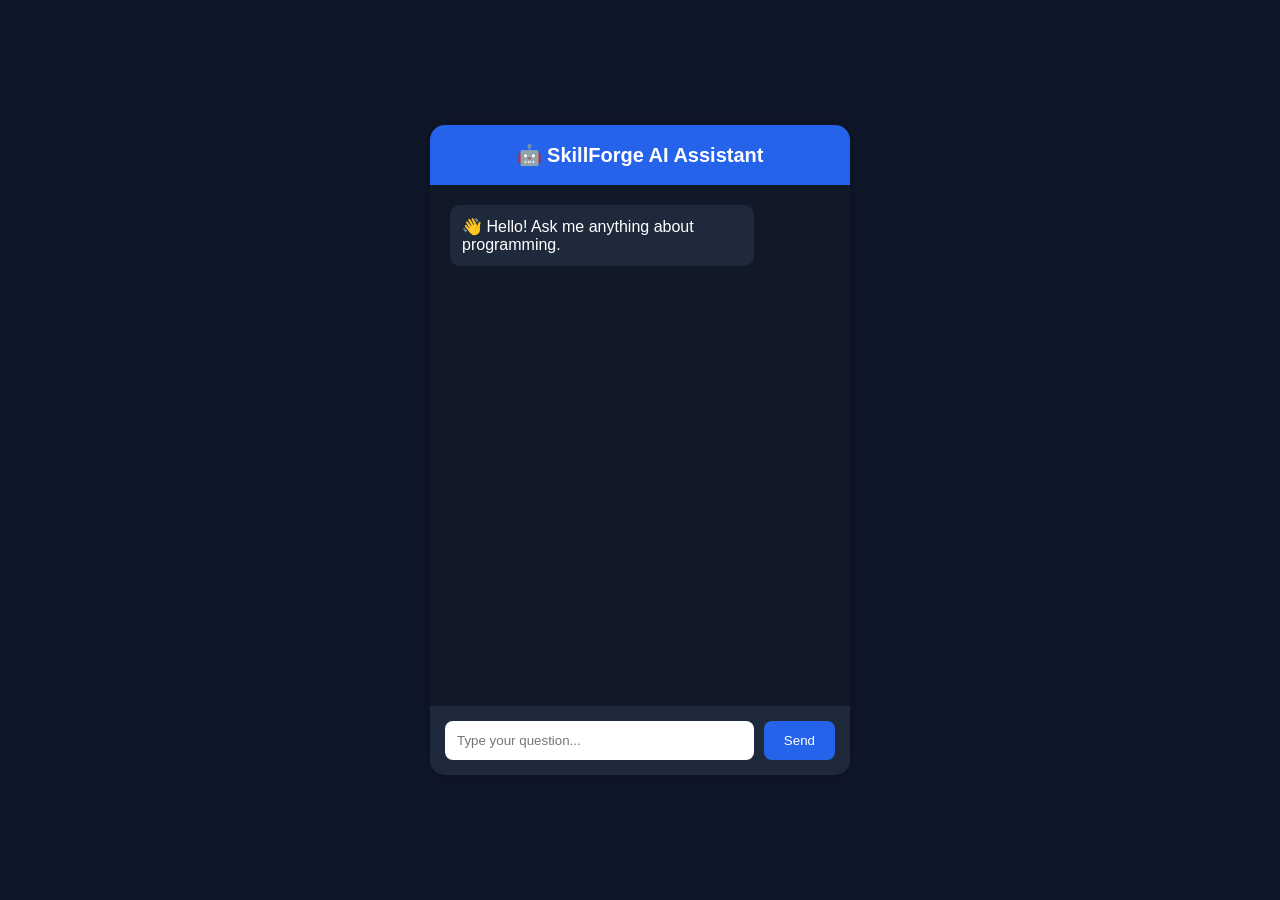
<file: ai-chat.html>
<!DOCTYPE html>
<html lang="en">
<head>
    <meta charset="UTF-8">
    <meta name="viewport" content="width=device-width, initial-scale=1.0">
    <title>AI Chat | SkillForge AI</title>

    <link rel="stylesheet" href="css/ai-chat.css">
</head>
<body>

<div class="chat-container">

    <div class="chat-header">
        🤖 SkillForge AI Assistant
    </div>

    <div class="chat-box" id="chatBox">

        <div class="bot-message">
            👋 Hello! Ask me anything about programming.
        </div>

    </div>

    <div class="chat-input">

        <input
            type="text"
            id="message"
            placeholder="Type your question...">

        <button onclick="sendMessage()">
            Send
        </button>

    </div>

</div>

<script src="js/ai-chat.js"></script>

</body>
</html>
</file>
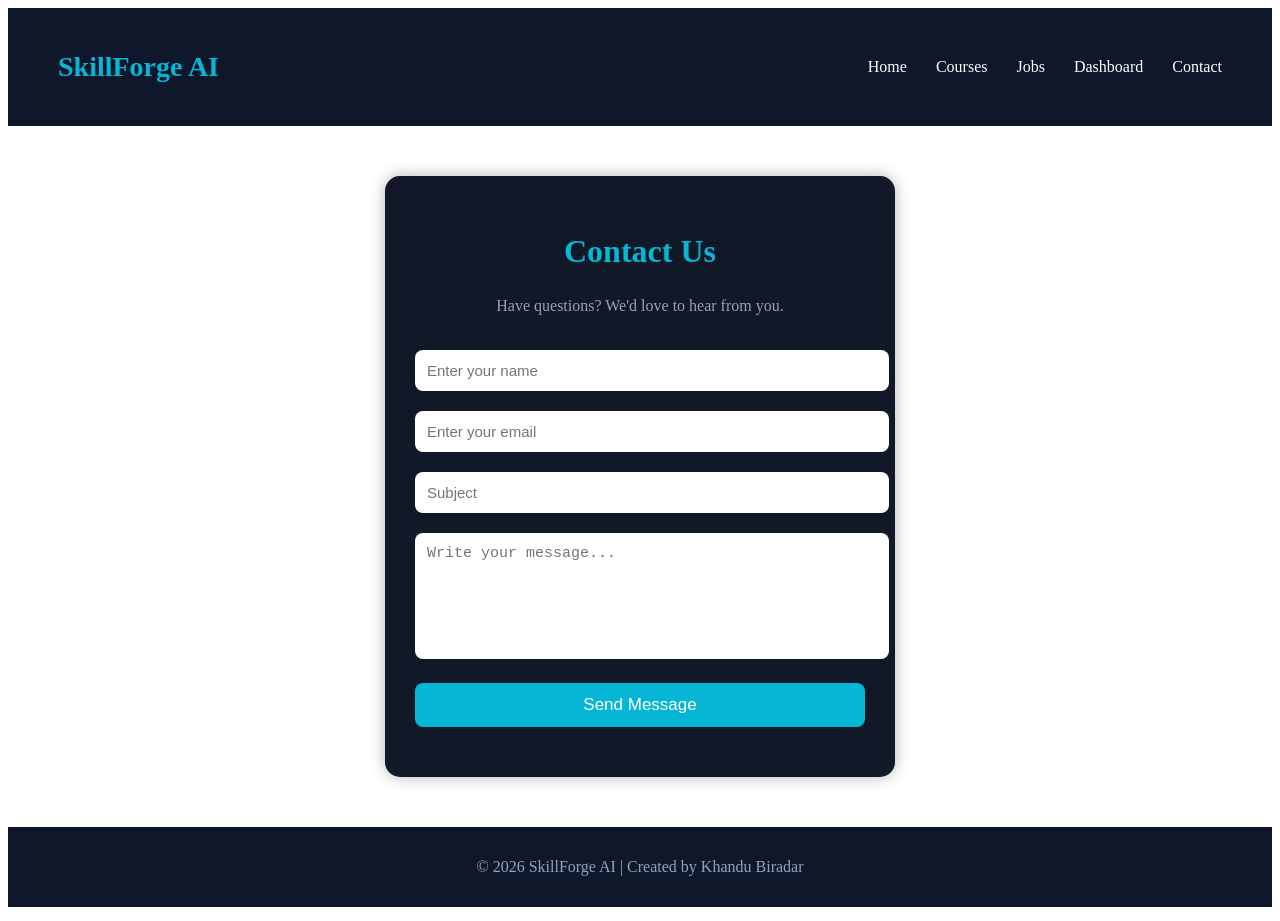
<file: contact.html>
<!DOCTYPE html>
<html lang="en">
<head>
    <meta charset="UTF-8">
    <meta name="viewport" content="width=device-width, initial-scale=1.0">
    <title>Contact | SkillForge AI</title>
    <link rel="stylesheet" href="css/contact.css">
</head>
<body>

    <header>
        <h2>SkillForge AI</h2>
        <nav>
            <a href="index.html">Home</a>
            <a href="courses.html">Courses</a>
            <a href="jobs.html">Jobs</a>
            <a href="dashboard.html">Dashboard</a>
            <a href="contact.html">Contact</a>
        </nav>
    </header>

    <section class="contact-container">

        <h1>Contact Us</h1>
        <p>Have questions? We'd love to hear from you.</p>

        <form id="contactForm">

            <input type="text"
                   id="name"
                   placeholder="Enter your name"
                   required>

            <input type="email"
                   id="email"
                   placeholder="Enter your email"
                   required>

            <input type="text"
                   id="subject"
                   placeholder="Subject"
                   required>

            <textarea
                id="message"
                rows="6"
                placeholder="Write your message..."
                required></textarea>

            <button type="submit">
                Send Message
            </button>

        </form>

        <div id="successMessage"></div>

    </section>

    <footer>
        <p>© 2026 SkillForge AI | Created by Khandu Biradar</p>
    </footer>

    <script src="js/script.js"></script>

</body>
</html>
</file>
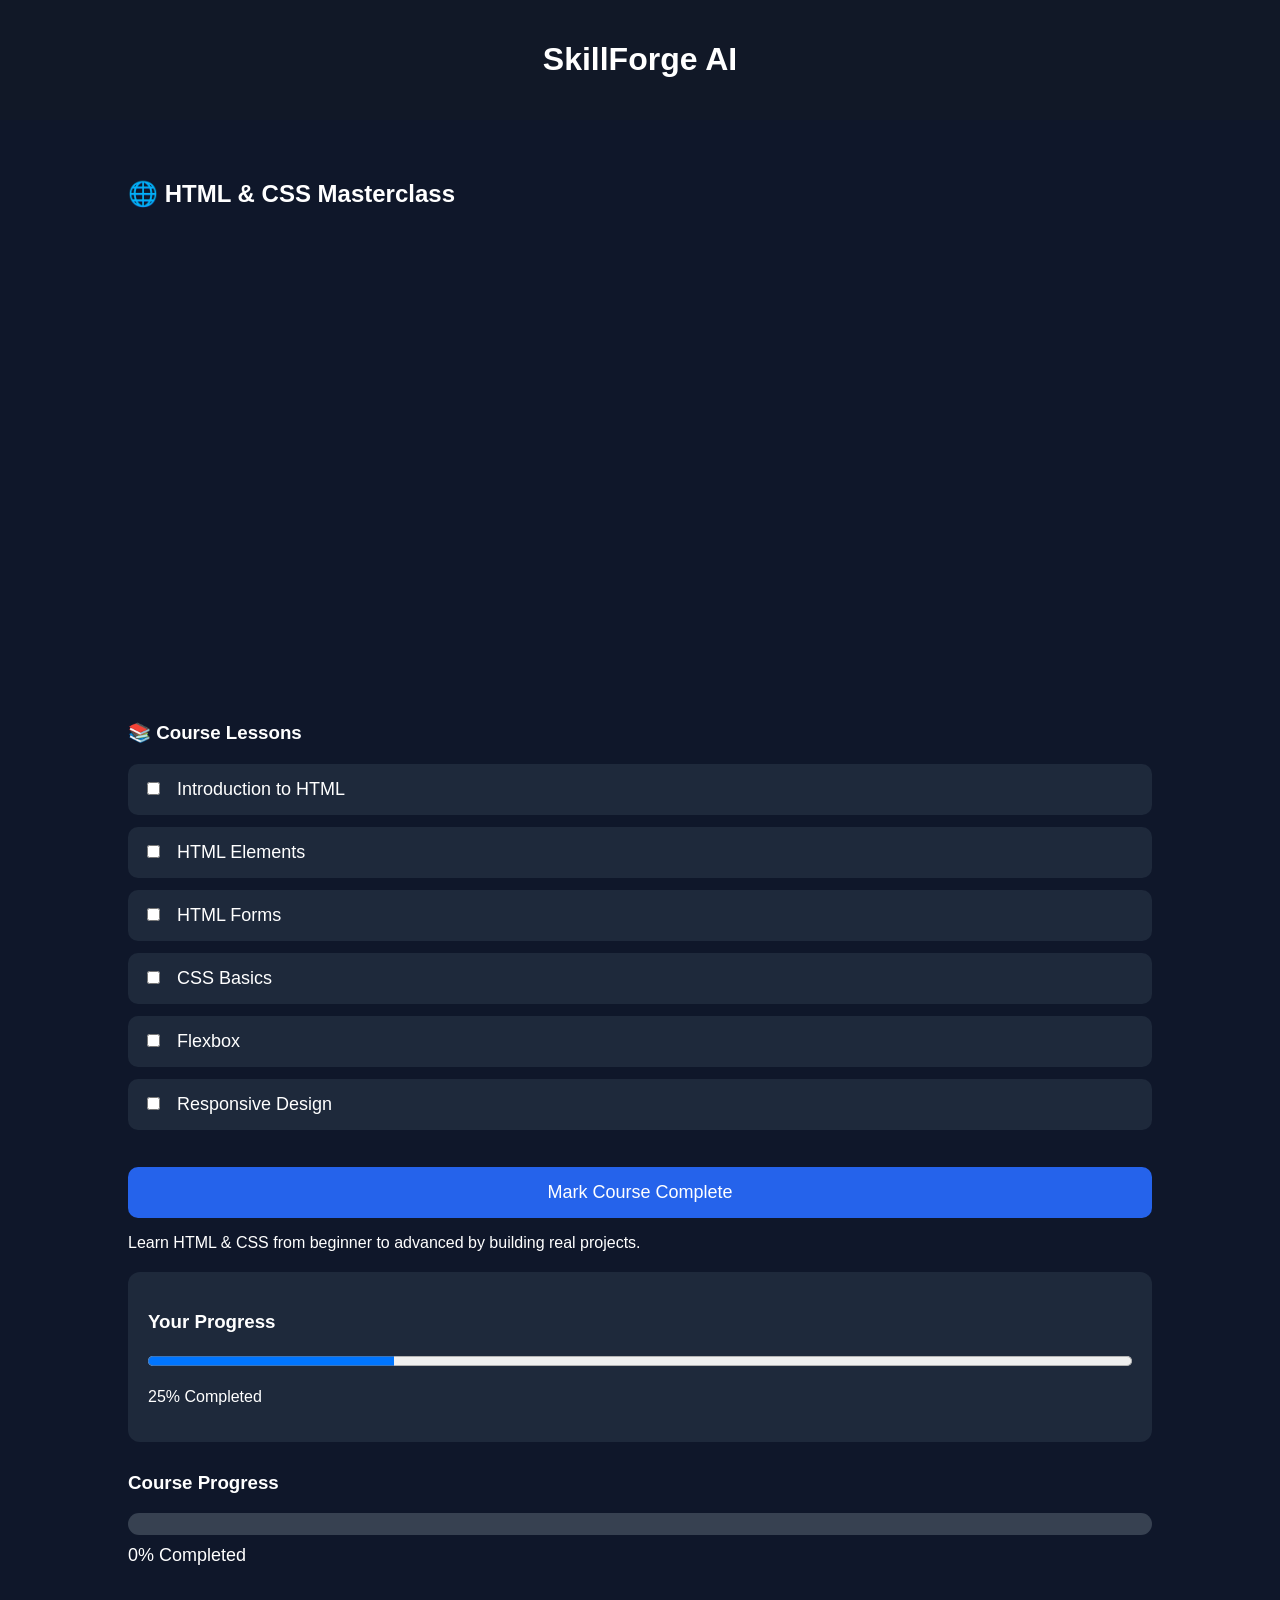
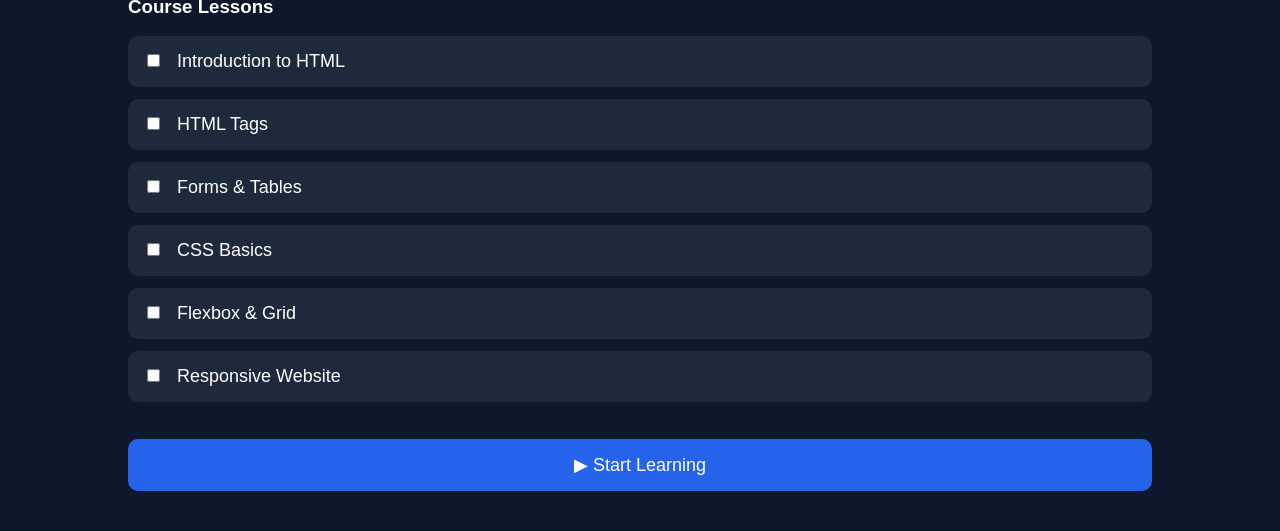
<file: courese-details.html>
<!DOCTYPE html>
<html lang="en">
<head>
    <meta charset="UTF-8">
    <meta name="viewport" content="width=device-width, initial-scale=1.0">
    <title>Course Details | SkillForge AI</title>

    <link rel="stylesheet" href="css/course-details.css">
</head>
<body>

<header>
    <h1>SkillForge AI</h1>
</header>

<section class="course-details">

    <h2>🌐 HTML & CSS Masterclass</h2>
    <!-- ================= COURSE VIDEO ================= -->

<div class="video-container">

    <iframe
        width="100%"
        height="450"
        src="https://www.youtube.com/embed/UB1O30fR-EE"
        title="HTML Tutorial"
        frameborder="0"
        allowfullscreen>
    </iframe>

</div>
<h3>📚 Course Lessons</h3>

<div class="lesson-list">

    <div class="lesson">
        <input type="checkbox"> Introduction to HTML
    </div>

    <div class="lesson">
        <input type="checkbox"> HTML Elements
    </div>

    <div class="lesson">
        <input type="checkbox"> HTML Forms
    </div>

    <div class="lesson">
        <input type="checkbox"> CSS Basics
    </div>

    <div class="lesson">
        <input type="checkbox"> Flexbox
    </div>

    <div class="lesson">
        <input type="checkbox"> Responsive Design
    </div>

</div>

<button class="start-btn">
    Mark Course Complete
</button>

    <p>
        Learn HTML & CSS from beginner to advanced by building real projects.
    </p>

    <div class="progress-box">

        <h3>Your Progress</h3>

        <progress value="25" max="100"></progress>

        <p>25% Completed</p>

    </div>
    <div class="progress-section">

    <h3>Course Progress</h3>

    <div class="progress-bar">

        <div id="progress"></div>

    </div>

    <p id="progressText">0% Completed</p>

</div>

    <h3>Course Lessons</h3>

    <div class="lesson">

        <input type="checkbox">
        Introduction to HTML

    </div>

    <div class="lesson">

        <input type="checkbox">
        HTML Tags

    </div>

    <div class="lesson">

        <input type="checkbox">
        Forms & Tables

    </div>

    <div class="lesson">

        <input type="checkbox">
        CSS Basics

    </div>

    <div class="lesson">

        <input type="checkbox">
        Flexbox & Grid

    </div>

    <div class="lesson">

        <input type="checkbox">
        Responsive Website

    </div>

    <button class="start-btn">
        ▶ Start Learning
    </button>

</section>

<script src="js/course-details.js"></script>

</body>
</html>
</file>
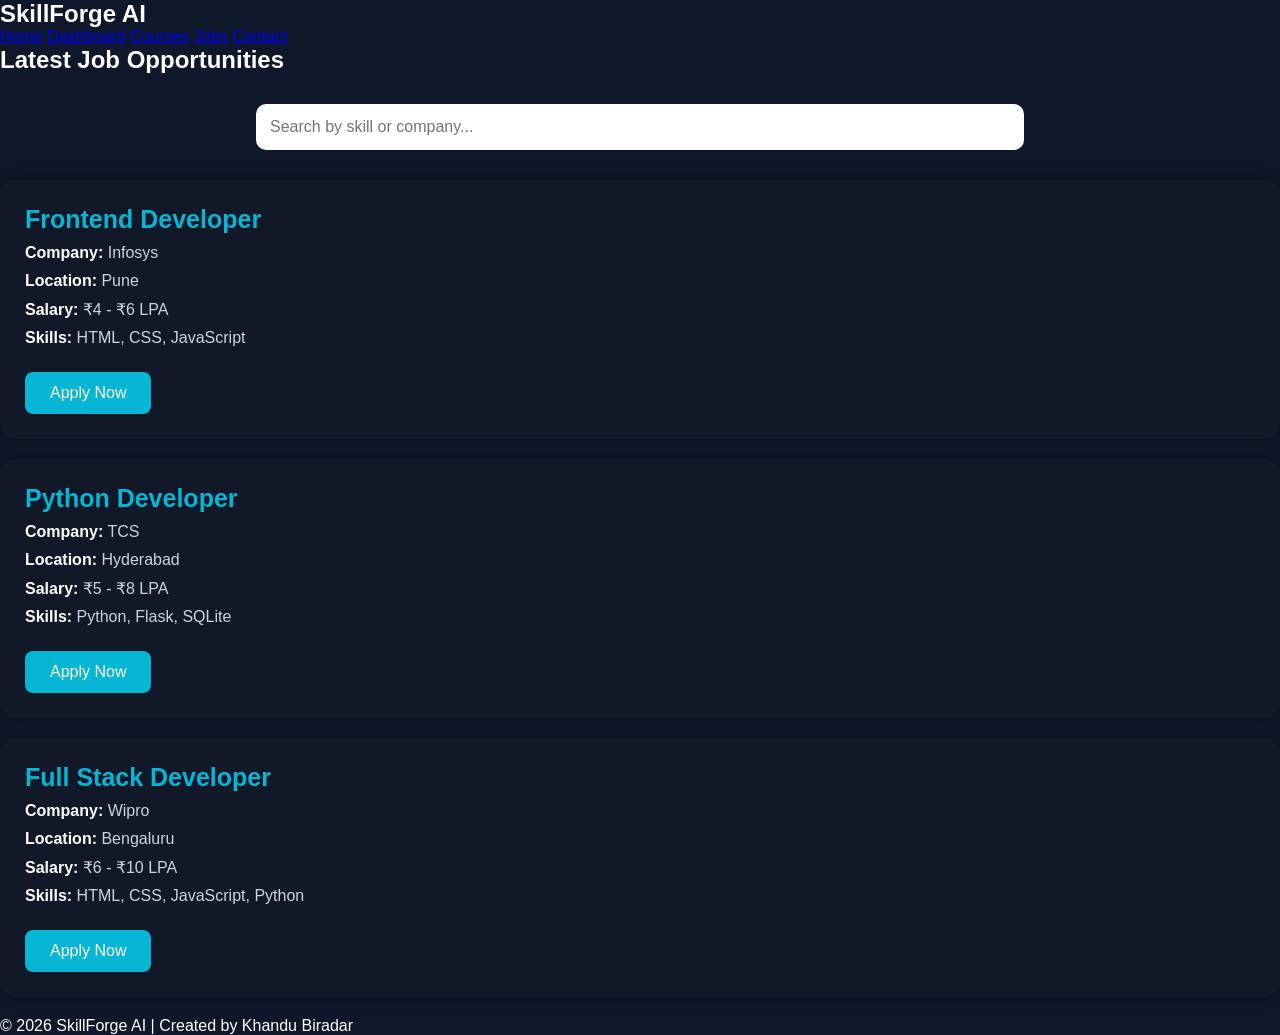
<file: jobs.html>
<!DOCTYPE html>
<html lang="en">
<head>
    <meta charset="UTF-8">
    <meta name="viewport" content="width=device-width, initial-scale=1.0">
    <title>Jobs | SkillForge AI</title>
    <link rel="stylesheet" href="css/style.css">
</head>
<body>

<header>
    <h2>SkillForge AI</h2>
    <nav>
        <a href="index.html">Home</a>
        <a href="dashboard.html">Dashboard</a>
        <a href="courses.html">Courses</a>
        <a href="jobs.html">Jobs</a>
        <a href="contact.html">Contact</a>
    </nav>
</header>

<section class="jobs-section">
    <h1>Latest Job Opportunities</h1>

    <input type="text" id="searchJob" placeholder="Search by skill or company...">

    <div class="job-card">
        <h3>Frontend Developer</h3>
        <p><strong>Company:</strong> Infosys</p>
        <p><strong>Location:</strong> Pune</p>
        <p><strong>Salary:</strong> ₹4 - ₹6 LPA</p>
        <p><strong>Skills:</strong> HTML, CSS, JavaScript</p>
        <button>Apply Now</button>
    </div>

    <div class="job-card">
        <h3>Python Developer</h3>
        <p><strong>Company:</strong> TCS</p>
        <p><strong>Location:</strong> Hyderabad</p>
        <p><strong>Salary:</strong> ₹5 - ₹8 LPA</p>
        <p><strong>Skills:</strong> Python, Flask, SQLite</p>
        <button>Apply Now</button>
    </div>

    <div class="job-card">
        <h3>Full Stack Developer</h3>
        <p><strong>Company:</strong> Wipro</p>
        <p><strong>Location:</strong> Bengaluru</p>
        <p><strong>Salary:</strong> ₹6 - ₹10 LPA</p>
        <p><strong>Skills:</strong> HTML, CSS, JavaScript, Python</p>
        <button>Apply Now</button>
    </div>

</section>

<footer>
    <p>© 2026 SkillForge AI | Created by Khandu Biradar</p>
</footer>

<script src="js/script.js"></script>

</body>
</html>
</file>
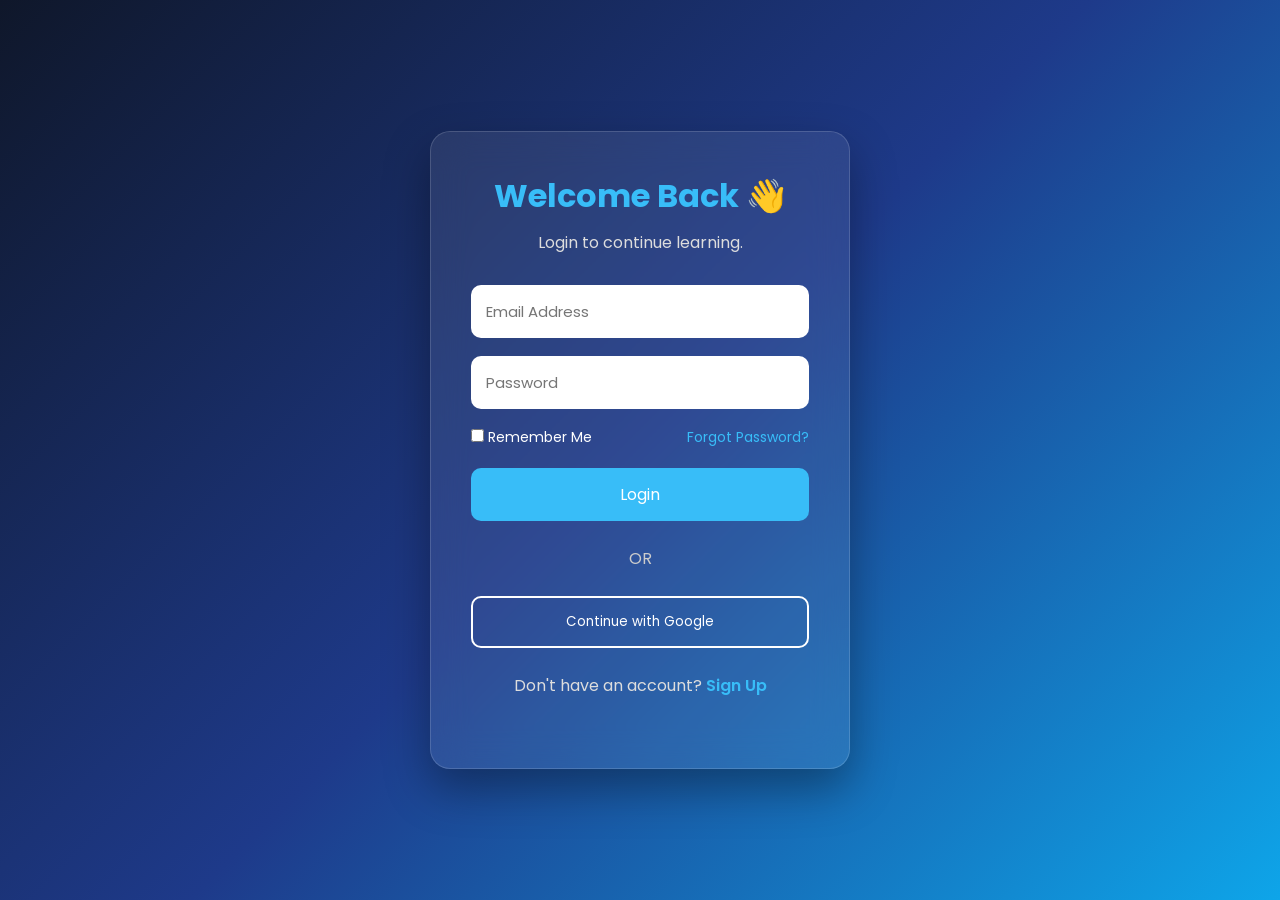
<file: login.html>
<!DOCTYPE html>
<html lang="en">

<head>
    <meta charset="UTF-8">
    <meta name="viewport" content="width=device-width, initial-scale=1.0">

    <title>Login | SkillForge AI</title>

    <link rel="stylesheet" href="css/login.css">

    <link href="https://fonts.googleapis.com/css2?family=Poppins:wght@300;400;500;600;700&display=swap"
        rel="stylesheet">
</head>

<body>

<div class="container">

    <div class="login-box">

        <h1>Welcome Back 👋</h1>

        <p>Login to continue learning.</p>

        <form id="loginForm">

            <div class="input-box">
                <input type="email" id="email" placeholder="Email Address" required>
            </div>

            <div class="input-box">
                <input type="password" id="password" placeholder="Password" required>
            </div>

            <div class="options">

                <label>
                    <input type="checkbox">
                    Remember Me
                </label>

                <a href="#">Forgot Password?</a>

            </div>

            <button type="submit" class="login-btn">
                Login
            </button>

        </form>

        <div class="divider">
            OR
        </div>

        <button class="google-btn">
            Continue with Google
        </button>

        <p class="signup-text">
            Don't have an account?

            <a href="signup.html">
                Sign Up
            </a>
        </p>

    </div>

</div>

<script src="js/auth.js"></script>


</body>
</html>
</file>
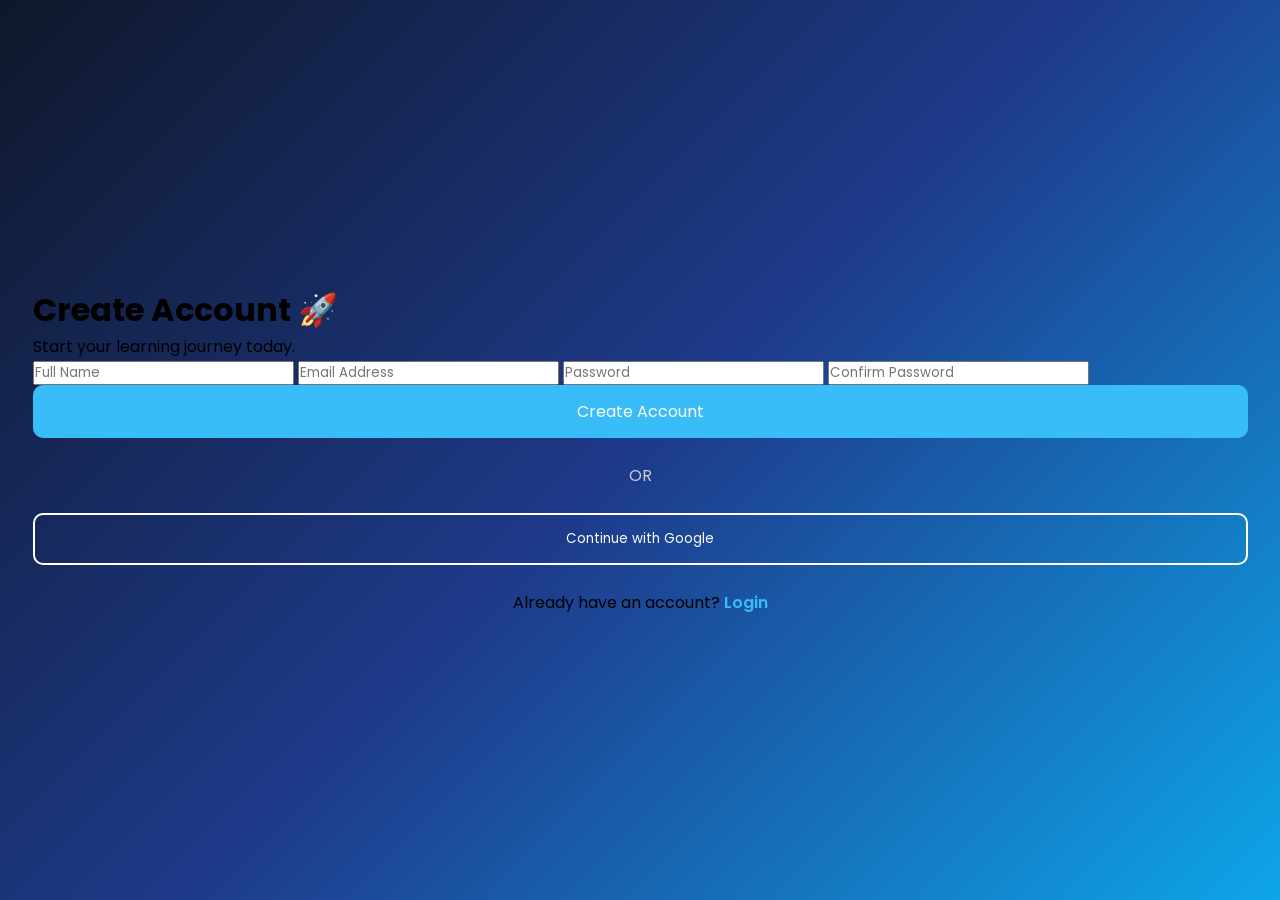
<file: signup.html>
<!DOCTYPE html>
<html lang="en">

<head>
    <meta charset="UTF-8">
    <meta name="viewport" content="width=device-width, initial-scale=1.0">
    <title>Sign Up | SkillForge AI</title>

    <link rel="stylesheet" href="css/login.css">

    <link href="https://fonts.googleapis.com/css2?family=Poppins:wght@300;400;500;600;700&display=swap" rel="stylesheet">
</head>

<body>

<div class="login-container">

    <div class="login-card">

        <h1>Create Account 🚀</h1>

        <p>Start your learning journey today.</p>

        <form id="signupForm">

           <input type="text" id="fullname" placeholder="Full Name" required>

           <input type="email" id="email" placeholder="Email Address" required>

           <input type="password" id="password" placeholder="Password" required>

            <input type="password" id="confirmPassword" placeholder="Confirm Password" required>

            <button type="submit" class="login-btn">
                Create Account
            </button>

        </form>

        <div class="divider">
            <span>OR</span>
        </div>

        <button class="google-btn">
            Continue with Google
        </button>

        <p class="signup-text">
            Already have an account?
            <a href="login.html">Login</a>
        </p>

    </div>

</div>

<script src="js/auth.js"></script>

</body>
</html>
</file>
<file: css/ai-chat.css>
*{
    margin:0;
    padding:0;
    box-sizing:border-box;
    font-family:Poppins,sans-serif;
}

body{
    background:#0f172a;
    display:flex;
    justify-content:center;
    align-items:center;
    height:100vh;
}

.chat-container{
    width:420px;
    height:650px;
    background:#111827;
    border-radius:15px;
    overflow:hidden;
    display:flex;
    flex-direction:column;
    box-shadow:0 0 20px rgba(0,0,0,.3);
}

.chat-header{
    background:#2563eb;
    color:white;
    padding:18px;
    text-align:center;
    font-size:20px;
    font-weight:bold;
}

.chat-box{
    flex:1;
    padding:20px;
    overflow-y:auto;
    display:flex;
    flex-direction:column;
    gap:15px;
}

.bot-message{
    background:#1e293b;
    color:white;
    padding:12px;
    border-radius:10px;
    max-width:80%;
}

.user-message{
    background:#2563eb;
    color:white;
    padding:12px;
    border-radius:10px;
    max-width:80%;
    align-self:flex-end;
}

.chat-input{
    display:flex;
    padding:15px;
    gap:10px;
    background:#1e293b;
}

.chat-input input{
    flex:1;
    padding:12px;
    border:none;
    outline:none;
    border-radius:8px;
}

.chat-input button{
    padding:12px 20px;
    background:#2563eb;
    color:white;
    border:none;
    border-radius:8px;
    cursor:pointer;
}

.chat-input button:hover{
    background:#1d4ed8;
}
</file>
<file: css/contact.css>
/* Header */

header{
    background:#0f172a;
    color:white;
    padding:20px 50px;
    display:flex;
    justify-content:space-between;
    align-items:center;
}

header h2{
    color:#06b6d4;
    font-size:28px;
}


nav a{
    color:white;
    text-decoration:none;
    margin-left:25px;
    font-size:16px;
}


nav a:hover{
    color:#06b6d4;
}



/* Contact Section */

.contact-container{

    width:450px;
    margin:50px auto;
    background:#111827;
    padding:30px;
    border-radius:15px;
    box-shadow:0 0 15px rgba(0,0,0,0.3);
    color:white;
    text-align:center;

}


.contact-container h1{

    font-size:32px;
    color:#06b6d4;

}


.contact-container p{

    color:#94a3b8;
    margin-bottom:25px;

}



/* Form */

form input,
form textarea{

    width:100%;
    padding:12px;
    margin:10px 0;
    border:none;
    border-radius:8px;
    outline:none;
    font-size:15px;

}


form textarea{

    resize:none;

}



button{

    width:100%;
    padding:12px;
    background:#06b6d4;
    color:white;
    border:none;
    border-radius:8px;
    font-size:17px;
    cursor:pointer;
    margin-top:10px;

}


button:hover{

    background:#0891b2;

}



/* Success Message */

#successMessage{

    margin-top:20px;
    color:#22c55e;
    font-size:18px;

}



/* Footer */

footer{

    background:#0f172a;
    color:#94a3b8;
    text-align:center;
    padding:15px;
    margin-top:50px;

}



/* Mobile Responsive */

@media(max-width:600px){

header{

    flex-direction:column;

}

nav{

    margin-top:15px;

}

nav a{

    margin:8px;

}


.contact-container{

    width:85%;

}

}
</file>
<file: css/course-details.css>
body{
    margin:0;
    font-family:Poppins,sans-serif;
    background:#0f172a;
    color:white;
}

header{
    background:#111827;
    padding:20px;
    text-align:center;
}

.course-details{
    width:80%;
    margin:auto;
    padding:40px;
}

.progress-box{
    background:#1e293b;
    padding:20px;
    border-radius:12px;
    margin:20px 0;
}

progress{
    width:100%;
    height:20px;
}

.lesson{
    background:#1e293b;
    margin:10px 0;
    padding:15px;
    border-radius:10px;
}

.start-btn{
    margin-top:25px;
    padding:15px 35px;
    background:#2563eb;
    color:white;
    border:none;
    border-radius:10px;
    cursor:pointer;
    font-size:16px;
}
.video-container{
    margin:30px 0;
}

.lesson-list{
    margin-top:20px;
}

.lesson{
    background:#1e293b;
    padding:15px;
    margin:12px 0;
    border-radius:10px;
    font-size:18px;
}

.lesson input{
    margin-right:12px;
}

.start-btn{
    width:100%;
    margin-top:25px;
    padding:15px;
    font-size:18px;
    border:none;
    border-radius:10px;
    background:#2563eb;
    color:white;
    cursor:pointer;
}

.start-btn:hover{
    background:#1d4ed8;
}
.progress-section{
    margin:30px 0;
}

.progress-bar{
    width:100%;
    height:22px;
    background:#374151;
    border-radius:30px;
    overflow:hidden;
}

#progress{
    width:0%;
    height:100%;
    background:#22c55e;
    transition:.5s;
}

#progressText{
    margin-top:10px;
    font-size:18px;
}
</file>
<file: css/style.css>
/* ===========================
   Google Font & Reset
=========================== */

*{
    margin:0;
    padding:0;
    box-sizing:border-box;
    font-family:'Poppins',sans-serif;
}

body{
    background:#0f172a;
    color:#ffffff;
}

/* ===========================
   Navbar
=========================== */

.navbar{
    display:flex;
    justify-content:space-between;
    align-items:center;
    padding:20px 8%;
    background:#111827;
    position:sticky;
    top:0;
}

.logo h2{
    color:#38bdf8;
}

.nav-links{
    display:flex;
    list-style:none;
    gap:30px;
}

.nav-links a{
    text-decoration:none;
    color:white;
    transition:.3s;
}

.nav-links a:hover{
    color:#38bdf8;
}

.buttons a{
    text-decoration:none;
    padding:10px 20px;
    border-radius:8px;
    margin-left:10px;
    font-weight:600;
}

.login-btn{
    border:2px solid #38bdf8;
    color:#38bdf8;
}

.signup-btn{
    background:#38bdf8;
    color:white;
}

/* ===========================
   Hero Section
=========================== */

.hero{
    display:flex;
    justify-content:space-between;
    align-items:center;
    min-height:90vh;
    padding:60px 8%;
    gap:50px;
}

.hero-left{
    flex:1;
}

.hero-left h1{
    font-size:55px;
    line-height:1.2;
}

.hero-left span{
    color:#38bdf8;
}

.hero-left p{
    margin:25px 0;
    color:#cbd5e1;
    line-height:1.8;
}

.hero-buttons a{
    text-decoration:none;
    padding:15px 30px;
    border-radius:10px;
    font-weight:bold;
    margin-right:15px;
}

.primary-btn{
    background:#38bdf8;
    color:white;
}

.secondary-btn{
    border:2px solid white;
    color:white;
}

.hero-right{
    flex:1;
    text-align:center;
}

.hero-right img{
    width:100%;
    max-width:500px;
}

/* ===========================
   Responsive
=========================== */

@media(max-width:900px){

.hero{
    flex-direction:column;
    text-align:center;
}

.navbar{
    flex-direction:column;
    gap:15px;
}

.nav-links{
    flex-wrap:wrap;
    justify-content:center;
}

.hero-left h1{
    font-size:38px;
}

}
/* ===========================
   FEATURES
=========================== */

.features{
    padding:80px 8%;
    text-align:center;
}

.features h2{
    font-size:40px;
    margin-bottom:15px;
}

.section-text{
    color:#cbd5e1;
    margin-bottom:40px;
}

.feature-container{
    display:grid;
    grid-template-columns:repeat(auto-fit,minmax(260px,1fr));
    gap:25px;
}

.card{
    background:#1e293b;
    padding:30px;
    border-radius:15px;
    transition:.3s;
    border:1px solid rgba(255,255,255,.08);
}

.card:hover{
    transform:translateY(-10px);
    box-shadow:0 15px 35px rgba(56,189,248,.25);
}

.card h3{
    margin-bottom:15px;
    color:#38bdf8;
}

.card p{
    color:#cbd5e1;
    line-height:1.7;
}
/* ===========================
   COURSES
=========================== */

.courses{
    padding:80px 8%;
    text-align:center;
}

.course-container{
    display:grid;
    grid-template-columns:repeat(auto-fit,minmax(280px,1fr));
    gap:30px;
    margin-top:40px;
}

.course-card{
    background:#1e293b;
    padding:30px;
    border-radius:18px;
    transition:.3s;
    border:1px solid rgba(255,255,255,.08);
}

.course-card:hover{
    transform:translateY(-10px);
    box-shadow:0 20px 40px rgba(56,189,248,.25);
}

.course-icon{
    font-size:50px;
    margin-bottom:20px;
}

.course-card h3{
    margin-bottom:15px;
}

.course-card p{
    color:#cbd5e1;
    margin-bottom:20px;
    line-height:1.7;
}

.level{
    display:inline-block;
    padding:6px 14px;
    border-radius:20px;
    font-size:14px;
    margin-bottom:20px;
    font-weight:600;
}

.beginner{
    background:#16a34a;
}

.intermediate{
    background:#2563eb;
}

.advanced{
    background:#dc2626;
}

.course-btn{
    display:inline-block;
    margin-top:15px;
    padding:12px 25px;
    background:#38bdf8;
    color:white;
    text-decoration:none;
    border-radius:8px;
    font-weight:600;
}

.course-btn:hover{
    background:#0ea5e9;
}
/* ===========================
   STATISTICS
=========================== */

.stats{
    padding:80px 8%;
    text-align:center;
}

.stats-container{
    display:grid;
    grid-template-columns:repeat(auto-fit,minmax(220px,1fr));
    gap:25px;
    margin-top:40px;
}

.stat-card{
    background:#1e293b;
    padding:40px;
    border-radius:18px;
    transition:.3s;
    border:1px solid rgba(255,255,255,.08);
}

.stat-card:hover{
    transform:translateY(-10px);
    box-shadow:0 15px 35px rgba(56,189,248,.25);
}

.stat-card h1{
    font-size:50px;
    color:#38bdf8;
}

.stat-card p{
    margin-top:10px;
    color:#cbd5e1;
    font-size:18px;
}
/* ===========================
   TESTIMONIALS
=========================== */

.testimonials{
    padding:80px 8%;
    text-align:center;
}

.testimonial-container{
    display:grid;
    grid-template-columns:repeat(auto-fit,minmax(300px,1fr));
    gap:25px;
    margin-top:40px;
}

.testimonial-card{
    background:#1e293b;
    padding:30px;
    border-radius:18px;
    border:1px solid rgba(255,255,255,.08);
    transition:.3s;
}

.testimonial-card:hover{
    transform:translateY(-8px);
    box-shadow:0 15px 35px rgba(56,189,248,.25);
}

.testimonial-card h3{
    color:#38bdf8;
    margin-bottom:10px;
}

.testimonial-card span{
    font-size:20px;
}

.testimonial-card p{
    margin-top:15px;
    color:#cbd5e1;
    line-height:1.7;
}
/* ===========================
   FOOTER
=========================== */

.footer{
    background:#111827;
    padding:60px 8% 20px;
    margin-top:80px;
}

.footer-container{
    display:grid;
    grid-template-columns:repeat(auto-fit,minmax(220px,1fr));
    gap:40px;
}

.footer-box h2,
.footer-box h3{
    color:#38bdf8;
    margin-bottom:20px;
}

.footer-box p,
.footer-box a{
    display:block;
    color:#cbd5e1;
    text-decoration:none;
    margin-bottom:12px;
    transition:.3s;
}

.footer-box a:hover{
    color:#38bdf8;
    padding-left:8px;
}

.footer hr{
    border:none;
    border-top:1px solid rgba(255,255,255,.1);
    margin:40px 0 20px;
}

.copyright{
    text-align:center;
    color:#94a3b8;
}
/* ===========================
   THEME BUTTON
=========================== */

.theme-btn{
    width:45px;
    height:45px;
    border:none;
    border-radius:50%;
    cursor:pointer;
    font-size:20px;
    margin-right:10px;
    background:#38bdf8;
    color:white;
    transition:.3s;
}

.theme-btn:hover{
    transform:scale(1.1);
}

/* Light Theme */

body.light-mode{
    background:#f8fafc;
    color:#111827;
}

body.light-mode .navbar{
    background:white;
}

body.light-mode .card,
body.light-mode .course-card,
body.light-mode .stat-card,
body.light-mode .testimonial-card{
    background:white;
    color:#111827;
}

body.light-mode .footer{
    background:#e2e8f0;
}
/* ===========================
   MOBILE MENU
=========================== */

.menu-toggle{
    display:none;
    font-size:30px;
    cursor:pointer;
}

@media(max-width:900px){

    .menu-toggle{
        display:block;
    }

    .nav-links{
        display:none;
        flex-direction:column;
        position:absolute;
        top:80px;
        left:0;
        width:100%;
        background:#111827;
        padding:20px 0;
        text-align:center;
    }

    .nav-links.active{
        display:flex;
    }

    .buttons{
        display:none;
    }

}
.jobs-container{
    width:90%;
    max-width:1000px;
    margin:40px auto;
}


/* Search Box */

#searchJob{

    width:60%;
    display:block;
    margin:30px auto;
    padding:14px;
    border-radius:10px;
    border:none;
    outline:none;
    font-size:16px;

}



/* Job Card */

.job-card{

    background:#111827;
    color:white;
    padding:25px;
    margin:20px 0;
    border-radius:15px;
    box-shadow:0 0 15px rgba(0,0,0,0.3);

}


.job-card h3{

    color:#06b6d4;
    font-size:25px;

}


.job-card p{

    color:#cbd5e1;
    font-size:16px;
    margin:10px 0;

}


.job-card strong{

    color:white;

}



/* Apply Button */

.job-card button{

    background:#06b6d4;
    color:white;
    border:none;
    padding:12px 25px;
    border-radius:8px;
    cursor:pointer;
    font-size:16px;
    margin-top:15px;

}


.job-card button:hover{

    background:#0891b2;

}



/* Mobile */

@media(max-width:600px){

    #searchJob{

        width:85%;

    }

    .job-card{

        padding:20px;

    }

}
</file>
<file: css/login.css>
*{
    margin:0;
    padding:0;
    box-sizing:border-box;
    font-family:'Poppins',sans-serif;
}

body{
    min-height:100vh;
    display:flex;
    justify-content:center;
    align-items:center;
    background:linear-gradient(135deg,#0f172a,#1e3a8a,#0ea5e9);
}

.container{
    width:100%;
    display:flex;
    justify-content:center;
    align-items:center;
    padding:20px;
}

.login-box{

    width:420px;
    background:rgba(255,255,255,.08);
    backdrop-filter:blur(18px);
    border:1px solid rgba(255,255,255,.15);
    border-radius:20px;
    padding:40px;
    color:#fff;
    box-shadow:0 20px 45px rgba(0,0,0,.35);

}

.login-box h1{

    text-align:center;
    margin-bottom:10px;
    color:#38bdf8;

}

.login-box p{

    text-align:center;
    margin-bottom:30px;
    color:#ddd;

}

.input-box{

    margin-bottom:18px;

}

.input-box input{

    width:100%;
    padding:15px;
    border:none;
    outline:none;
    border-radius:10px;
    background:#fff;
    font-size:15px;

}

.options{

    display:flex;
    justify-content:space-between;
    align-items:center;
    font-size:14px;
    margin-bottom:20px;

}

.options a{

    color:#38bdf8;
    text-decoration:none;

}

.login-btn{

    width:100%;
    padding:14px;
    border:none;
    border-radius:10px;
    background:#38bdf8;
    color:#fff;
    font-size:16px;
    cursor:pointer;
    transition:.3s;

}

.login-btn:hover{

    background:#0284c7;

}

.divider{

    text-align:center;
    margin:25px 0;
    color:#ccc;

}

.google-btn{

    width:100%;
    padding:14px;
    border:2px solid #fff;
    background:transparent;
    color:#fff;
    border-radius:10px;
    cursor:pointer;
    transition:.3s;

}

.google-btn:hover{

    background:#fff;
    color:#000;

}

.signup-text{

    margin-top:25px;
    text-align:center;

}

.signup-text a{

    color:#38bdf8;
    text-decoration:none;
    font-weight:600;

}

@media(max-width:500px){

.login-box{

    width:100%;
    padding:30px 20px;

}

.options{

    flex-direction:column;
    gap:10px;

}

}
</file>
